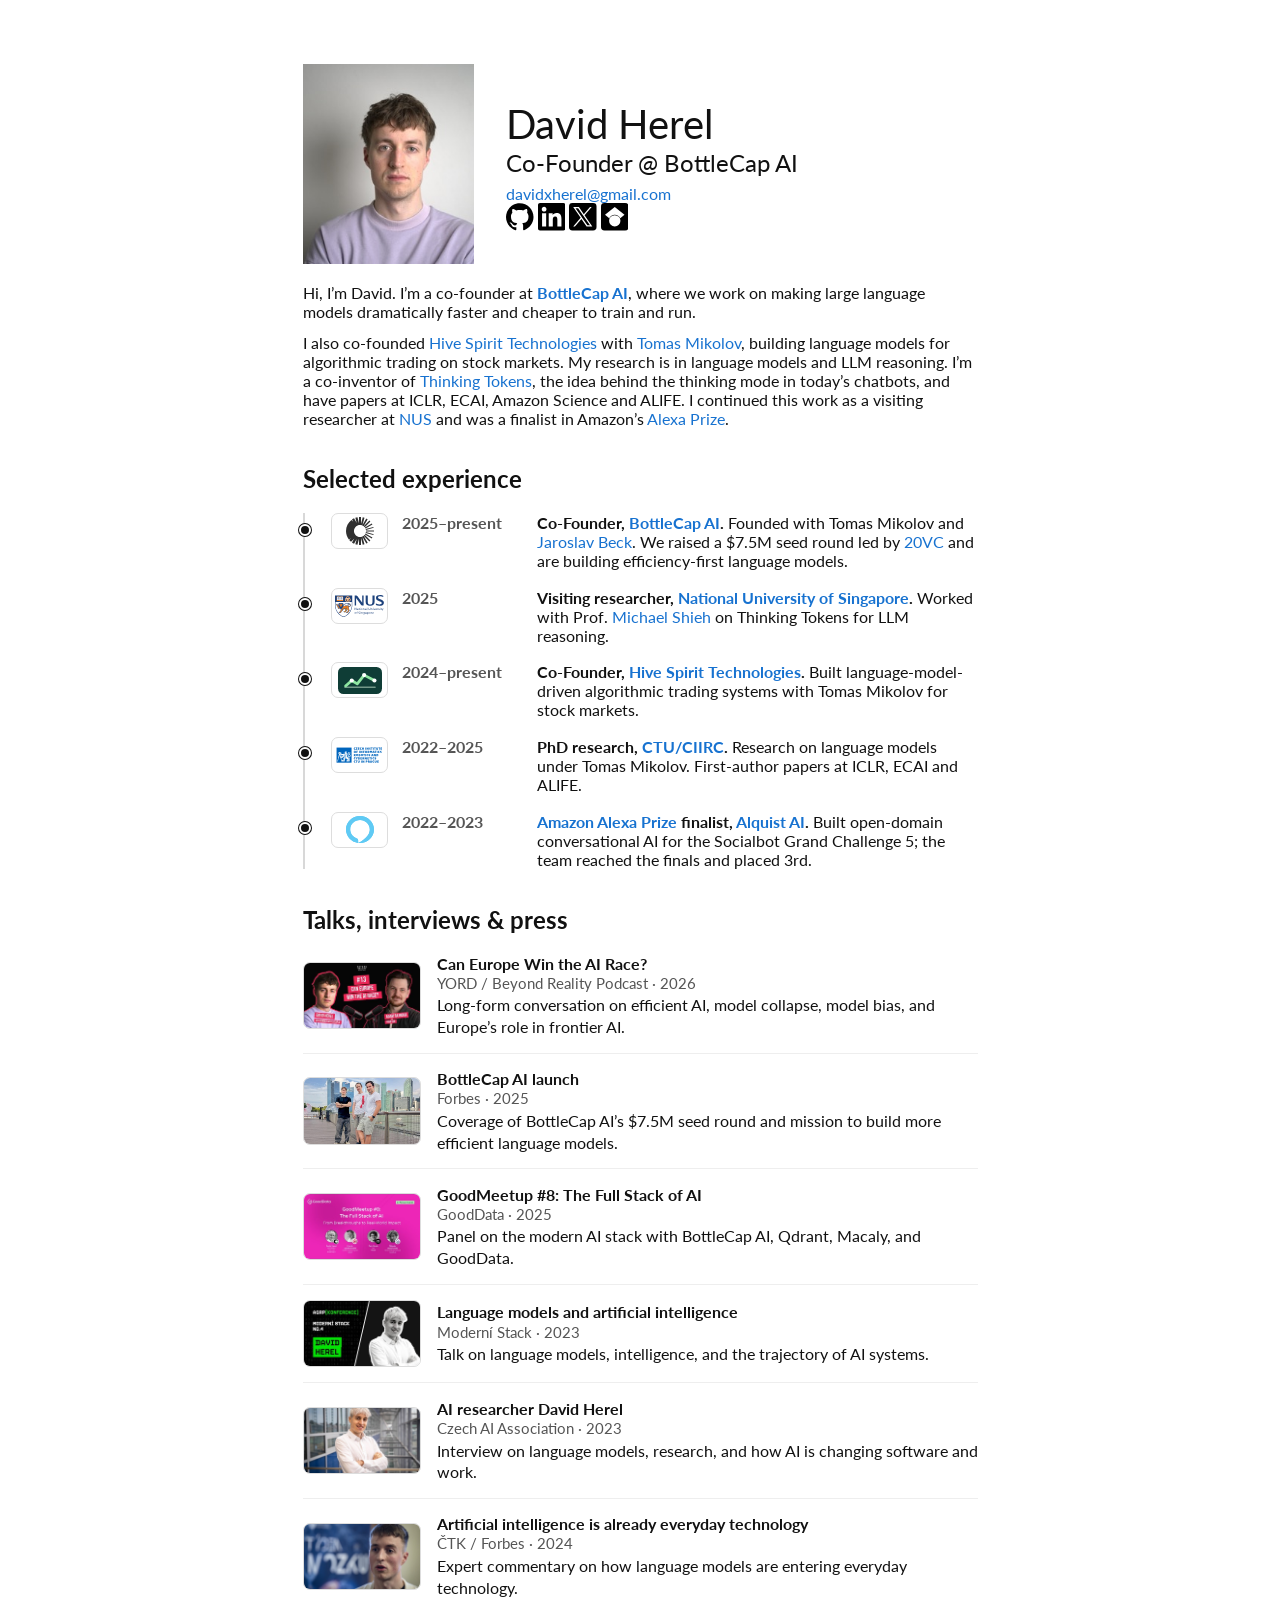
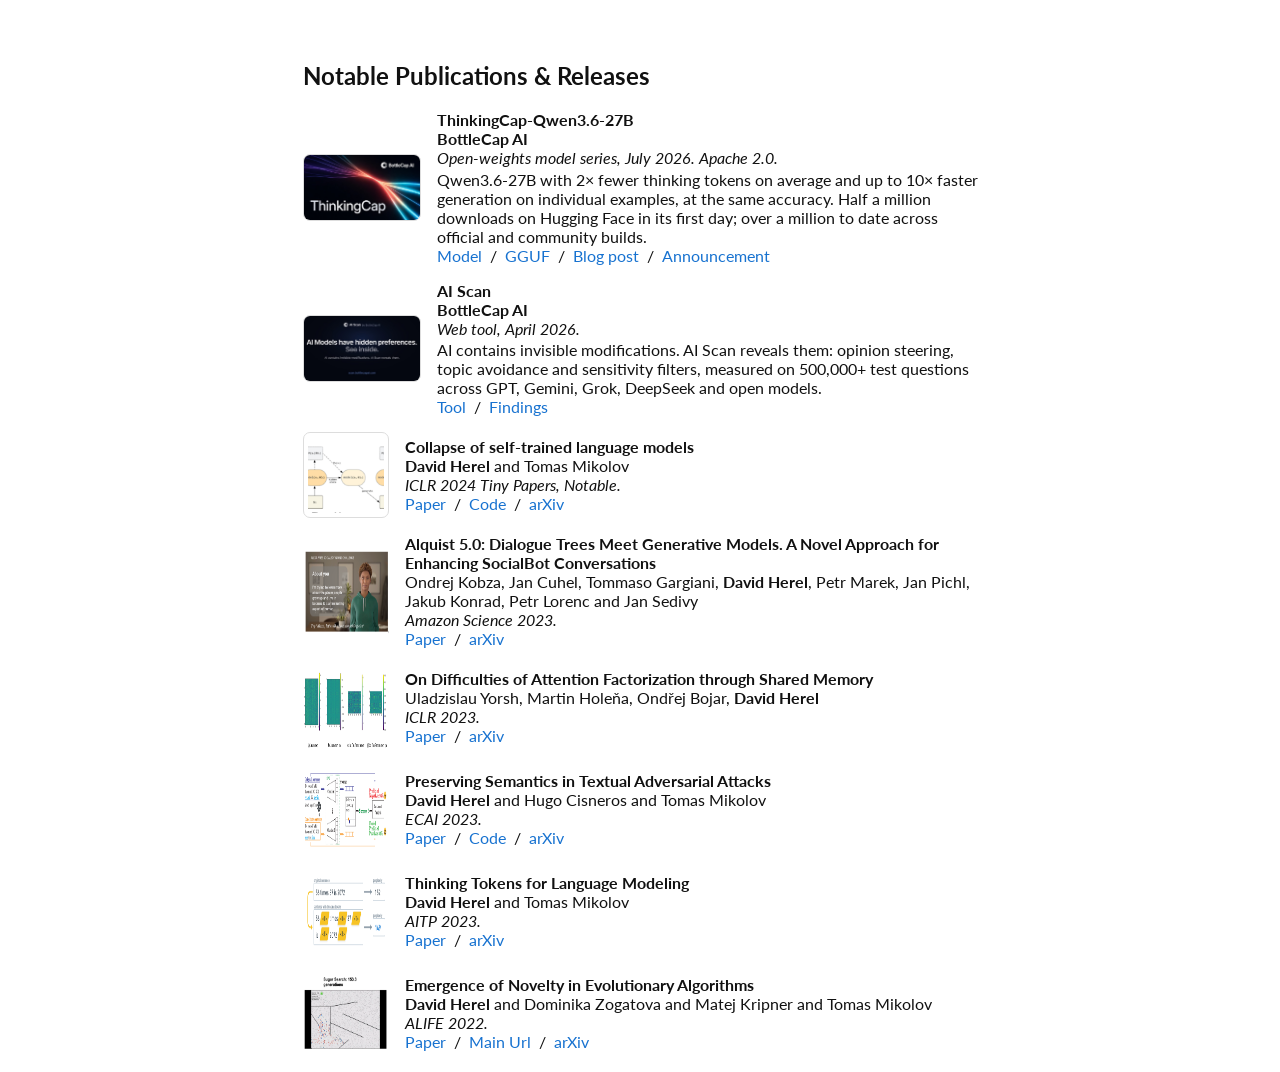
<file: index.html>
<!DOCTYPE html>
<html lang="en">
<head>
    <meta charset="utf-8">
    <meta name="viewport" content="width=device-width,initial-scale=1">
    <meta name="description" content="David Herel, co-founder of BottleCap AI. Co-inventor of Thinking Tokens, PhD in language models under Tomas Mikolov, papers at ICLR, ECAI, Amazon Science and ALIFE.">
    <meta name="keywords" content="David Herel, BottleCap AI, Hive Spirit Technologies, AI, LLM, language modeling, generative AI, entrepreneur, researcher, Tomas Mikolov, Jaroslav Beck, algorithmic trading">
    <meta name="author" content="David Herel">
    <title>David Herel – Co-Founder @ BottleCap AI</title>
    <link rel="canonical" href="https://davidherel.com/">
    <link rel="icon" href="favicon.svg" type="image/svg+xml">
    <link rel="icon" href="favicon.png" type="image/png" sizes="128x128">
    <link rel="apple-touch-icon" href="apple-touch-icon.png">
    <meta property="og:type" content="website">
    <meta property="og:site_name" content="David Herel">
    <meta property="og:url" content="https://davidherel.com/">
    <meta property="og:title" content="David Herel – Co-Founder @ BottleCap AI">
    <meta property="og:description" content="Co-inventor of Thinking Tokens. Co-founder of BottleCap AI, building efficient language models (ThinkingCap, AI Scan). PhD in language models under Tomas Mikolov.">
    <meta property="og:image" content="https://davidherel.com/images/profile_dsc07861-min@2x.jpg">
    <meta property="og:image:width" content="916">
    <meta property="og:image:height" content="1062">
    <meta property="og:image:alt" content="David Herel">
    <meta name="twitter:card" content="summary">
    <meta name="twitter:site" content="@itsdavidherel">
    <meta name="twitter:creator" content="@itsdavidherel">
    <meta name="twitter:title" content="David Herel – Co-Founder @ BottleCap AI">
    <meta name="twitter:description" content="Co-inventor of Thinking Tokens. Co-founder of BottleCap AI, building efficient language models (ThinkingCap, AI Scan). PhD in language models under Tomas Mikolov.">
    <meta name="twitter:image" content="https://davidherel.com/images/profile_dsc07861-min@2x.jpg">
    <link rel="preconnect" href="https://fonts.googleapis.com">
    <link rel="preconnect" href="https://fonts.gstatic.com" crossorigin>
    <link rel="preload" as="image" href="./images/profile_dsc07861-min.jpg">
    <link rel="stylesheet" href="css/style.css?v=20260924">
    <link rel="stylesheet" href="css/print.css" media="print">
    <link href="https://fonts.googleapis.com/css2?family=Lato:wght@400;700&display=swap" rel="stylesheet">
</head>
<body>
    <header>
        <div class="profile-name-container">
            <div class="profile-picture">
                <picture>
                    <source srcset="images/profile_dsc07861-min.jpg, images/profile_dsc07861-min@2x.jpg 2x" type="image/jpeg">
                    <img alt="David Herel profile picture" src="images/profile_dsc07861-min.jpg">
                </picture>
            </div>
            <div class="header-main">
                <h1>
                    <span class="first">David</span>
                     Herel
                </h1>
                <div class="subheader noprint">Co-Founder @ BottleCap AI</div>
                <div class="text">
                    <a href="mailto:davidxherel@gmail.com">davidxherel@gmail.com</a>
                </div>
                <a href="https://github.com/davidherel" aria-label="David Herel on GitHub">
                    <svg class="icon" viewBox="0 0 24 24" aria-hidden="true" focusable="false"><path fill="#000" d="M12 .297c-6.63 0-12 5.373-12 12 0 5.303 3.438 9.8 8.205 11.385.6.113.82-.258.82-.577 0-.285-.01-1.04-.015-2.04-3.338.724-4.042-1.61-4.042-1.61C4.422 18.07 3.633 17.7 3.633 17.7c-1.087-.744.084-.729.084-.729 1.205.084 1.838 1.236 1.838 1.236 1.07 1.835 2.809 1.305 3.495.998.108-.776.417-1.305.76-1.605-2.665-.3-5.466-1.332-5.466-5.93 0-1.31.465-2.38 1.235-3.22-.135-.303-.54-1.523.105-3.176 0 0 1.005-.322 3.3 1.23.96-.267 1.98-.399 3-.405 1.02.006 2.04.138 3 .405 2.28-1.552 3.285-1.23 3.285-1.23.645 1.653.24 2.873.12 3.176.765.84 1.23 1.91 1.23 3.22 0 4.61-2.805 5.625-5.475 5.92.42.36.81 1.096.81 2.22 0 1.606-.015 2.896-.015 3.286 0 .315.21.69.825.57C20.565 22.092 24 17.592 24 12.297c0-6.627-5.373-12-12-12"/></svg>
                </a>
                <a href="https://www.linkedin.com/in/davidherel" aria-label="David Herel on LinkedIn">
                    <svg class="icon" viewBox="0 0 24 24" aria-hidden="true" focusable="false"><path fill="#000" d="M20.447 20.452h-3.554v-5.569c0-1.328-.027-3.037-1.852-3.037-1.853 0-2.136 1.445-2.136 2.939v5.667H9.351V9h3.414v1.561h.046c.477-.9 1.637-1.85 3.37-1.85 3.601 0 4.267 2.37 4.267 5.455v6.286zM5.337 7.433c-1.144 0-2.063-.926-2.063-2.065 0-1.138.92-2.063 2.063-2.063 1.14 0 2.064.925 2.064 2.063 0 1.139-.925 2.065-2.064 2.065zm1.782 13.019H3.555V9h3.564v11.452zM22.225 0H1.771C.792 0 0 .774 0 1.729v20.542C0 23.227.792 24 1.771 24h20.451C23.2 24 24 23.227 24 22.271V1.729C24 .774 23.2 0 22.222 0h.003z"/></svg>
                </a>
                <a href="https://x.com/itsdavidherel" aria-label="David Herel on X">
                    <svg class="icon" viewBox="0 0 24 24" aria-hidden="true" focusable="false"><rect width="24" height="24" rx="3" fill="#000"/><path fill="#fff" transform="translate(3.5 3.5) scale(0.7083)" d="M14.234 10.162 22.977 0h-2.072l-7.591 8.824L7.251 0H.258l9.168 13.343L.258 24H2.33l8.016-9.318L16.749 24h6.993zm-2.837 3.299-.929-1.329L3.076 1.56h3.182l5.965 8.532.929 1.329 7.754 11.09h-3.182z"/></svg>
                </a>
                <a href="https://scholar.google.com/citations?user=l8jIktAAAAAJ&amp;hl=en&amp;oi=ao" aria-label="David Herel on Google Scholar">
                    <svg class="icon" viewBox="0 0 24 24" aria-hidden="true" focusable="false"><rect width="24" height="24" rx="3" fill="#000"/><path fill="#fff" transform="translate(3.5 3.5) scale(0.7083)" d="M5.242 13.769L0 9.5 12 0l12 9.5-5.242 4.269C17.548 11.249 14.978 9.5 12 9.5c-2.977 0-5.548 1.748-6.758 4.269zM12 10a7 7 0 1 0 0 14 7 7 0 0 0 0-14z"/></svg>
                </a>
            </div>
        </div>
        <div class="bio noprint">
            <p>
                Hi, I’m David. I’m a co-founder at <b><a href="https://bottlecapai.com" target="_blank">BottleCap AI</a></b>, where we work on making large language models dramatically faster and cheaper to train and run.
            </p>
            <p>
                I also co-founded <a href="https://www.linkedin.com/company/hive-spirit-technologies" target="_blank">Hive Spirit Technologies</a> with <a href="https://en.wikipedia.org/wiki/Tomáš_Mikolov" target="_blank">Tomas Mikolov</a>, building language models for algorithmic trading on stock markets. My research is in language models and LLM reasoning. I’m a co-inventor of <a href="https://arxiv.org/abs/2405.08644" target="_blank">Thinking Tokens</a>, the idea behind the thinking mode in today’s chatbots, and have papers at ICLR, ECAI, Amazon Science and ALIFE. I continued this work as a visiting researcher at <a href="https://www.nus.edu.sg" target="_blank">NUS</a> and was a finalist in Amazon’s <a href="https://www.amazon.science/alexa-prize" target="_blank">Alexa Prize</a>.
            </p>
        </div>
    </header>
    <div class="main">
        <section id="experience">
            <h2>Selected experience</h2>
            <ol class="timeline-list">
                <li>
                    <span class="timeline-logo" aria-hidden="true"><img src="images/bottlecap-logo.svg" alt="" loading="lazy"></span>
                    <span class="timeline-date">2025–present</span>
                    <span class="timeline-copy">
                        <b>Co-Founder, <a href="https://bottlecapai.com" target="_blank">BottleCap AI</a>.</b>
                        Founded with Tomas Mikolov and <a href="https://www.linkedin.com/in/jaroslavbeck" target="_blank">Jaroslav Beck</a>. We raised a $7.5M seed round led by <a href="https://www.20vc.com" target="_blank">20VC</a> and are building efficiency-first language models.
                    </span>
                </li>
                <li>
                    <span class="timeline-logo" aria-hidden="true"><img src="images/nus-logo.svg" alt="" loading="lazy"></span>
                    <span class="timeline-date">2025</span>
                    <span class="timeline-copy">
                        <b>Visiting researcher, <a href="https://www.nus.edu.sg" target="_blank">National University of Singapore</a>.</b>
                        Worked with Prof. <a href="https://michaelshieh.com" target="_blank">Michael Shieh</a> on Thinking Tokens for LLM reasoning.
                    </span>
                </li>
                <li>
                    <span class="timeline-logo" aria-hidden="true"><img src="images/trading-icon.svg" alt="" loading="lazy"></span>
                    <span class="timeline-date">2024–present</span>
                    <span class="timeline-copy">
                        <b>Co-Founder, <a href="https://www.linkedin.com/company/hive-spirit-technologies" target="_blank">Hive Spirit Technologies</a>.</b>
                        Built language-model-driven algorithmic trading systems with Tomas Mikolov for stock markets.
                    </span>
                </li>
                <li>
                    <span class="timeline-logo" aria-hidden="true"><img src="images/ciirc-logo.svg" alt="" loading="lazy"></span>
                    <span class="timeline-date">2022–2025</span>
                    <span class="timeline-copy">
                        <b>PhD research, <a href="https://www.ciirc.cvut.cz" target="_blank">CTU/CIIRC</a>.</b>
                        Research on language models under Tomas Mikolov. First-author papers at ICLR, ECAI and ALIFE.
                    </span>
                </li>
                <li>
                    <span class="timeline-logo" aria-hidden="true"><img src="images/alexa-logo.svg" alt="" loading="lazy"></span>
                    <span class="timeline-date">2022–2023</span>
                    <span class="timeline-copy">
                        <b><a href="https://www.amazon.science/alexa-prize" target="_blank">Amazon Alexa Prize</a> finalist, <a href="https://alquistai.com" target="_blank">Alquist AI</a>.</b>
                        Built open-domain conversational AI for the Socialbot Grand Challenge 5; the team reached the finals and placed 3rd.
                    </span>
                </li>
            </ol>
        </section>
        <section id="talks">
            <h2>Talks, interviews &amp; press</h2>
            <div class="talks-list">
                <a class="talk-item" href="https://www.youtube.com/watch?v=YZzcBGzKDck&t=25s" target="_blank" rel="noopener">
                    <span class="talk-thumb"><img src="images/talk-beyond-reality.jpg" alt="YORD Beyond Reality Podcast thumbnail" loading="lazy"></span>
                    <span class="talk-body">
                        <span class="talk-title">Can Europe Win the AI Race?</span>
                        <span class="talk-meta">YORD / Beyond Reality Podcast · 2026</span>
                        <span class="talk-desc">Long-form conversation on efficient AI, model collapse, model bias, and Europe’s role in frontier AI.</span>
                    </span>
                </a>
                <a class="talk-item" href="https://forbes.cz/aby-evropa-nebyla-pro-smich-jaroslav-beck-rozjizdi-novy-ai-projekt-s-mikolovem/" target="_blank" rel="noopener">
                    <span class="talk-thumb"><img src="images/press-bottlecap-forbes.jpg" alt="BottleCap AI launch press photo" loading="lazy"></span>
                    <span class="talk-body">
                        <span class="talk-title">BottleCap AI launch</span>
                        <span class="talk-meta">Forbes · 2025</span>
                        <span class="talk-desc">Coverage of BottleCap AI’s $7.5M seed round and mission to build more efficient language models.</span>
                    </span>
                </a>
                <a class="talk-item" href="https://www.gooddata.com/resources/goodmeetup8-the-full-stack-of-ai/" target="_blank" rel="noopener">
                    <span class="talk-thumb"><img src="images/talk-goodmeetup.jpg" alt="GoodMeetup talk thumbnail" loading="lazy"></span>
                    <span class="talk-body">
                        <span class="talk-title">GoodMeetup #8: The Full Stack of AI</span>
                        <span class="talk-meta">GoodData · 2025</span>
                        <span class="talk-desc">Panel on the modern AI stack with BottleCap AI, Qdrant, Macaly, and GoodData.</span>
                    </span>
                </a>
                <a class="talk-item" href="https://www.youtube.com/watch?v=L5dzvVYKmFk" target="_blank" rel="noopener">
                    <span class="talk-thumb"><img src="images/talk-moderni-stack.jpg" alt="Moderni Stack talk thumbnail" loading="lazy"></span>
                    <span class="talk-body">
                        <span class="talk-title">Language models and artificial intelligence</span>
                        <span class="talk-meta">Moderní Stack · 2023</span>
                        <span class="talk-desc">Talk on language models, intelligence, and the trajectory of AI systems.</span>
                    </span>
                </a>
                <a class="talk-item" href="https://asociace.ai/ai-vyzkumnik-david-herel-vyuzivame-umelou-inteligenci-tak-jak-to-jeste-nikdo-pred-nami-nedelal/" target="_blank" rel="noopener">
                    <span class="talk-thumb"><img src="images/talk-ai-association.jpg" alt="AI Association interview photo" loading="lazy"></span>
                    <span class="talk-body">
                        <span class="talk-title">AI researcher David Herel</span>
                        <span class="talk-meta">Czech AI Association · 2023</span>
                        <span class="talk-desc">Interview on language models, research, and how AI is changing software and work.</span>
                    </span>
                </a>
                <a class="talk-item" href="https://forbes.cz/umelou-inteligenci-pouzivame-kazdy-den-vetsina-z-nas-si-toho-neni-ani-vedoma/" target="_blank" rel="noopener">
                    <span class="talk-thumb"><img src="images/talk-ctk-forbes.jpg" alt="AI explainer media thumbnail" loading="lazy"></span>
                    <span class="talk-body">
                        <span class="talk-title">Artificial intelligence is already everyday technology</span>
                        <span class="talk-meta">ČTK / Forbes · 2024</span>
                        <span class="talk-desc">Expert commentary on how language models are entering everyday technology.</span>
                    </span>
                </a>
            </div>
        </section>
        <section id="publications">
            <h2>Notable Publications &amp; Releases</h2>
            <div class="section-item image-item-container release">
                <div class="responsive-image-container">
                    <span class="release-thumb"><img alt="ThinkingCap launch graphic" loading="lazy" src="images/release-thinkingcap.jpg"></span>
                </div>
                <div class="text">
                    <span class="title">
                        <a class="text-link" href="https://huggingface.co/bottlecapai/ThinkingCap-Qwen3.6-27B">ThinkingCap-Qwen3.6-27B</a>
                    </span>
                    <span class="publication-authors"><b>BottleCap AI</b></span>
                    <span class="publication-venue">
                        Open-weights model series, July 2026. Apache 2.0.
                    </span>
                    <span class="publication-note">
                        Qwen3.6-27B with 2× fewer thinking tokens on average and up to 10× faster generation on individual examples, at the same accuracy. Half a million downloads on Hugging Face in its first day; over a million to date across official and community builds.
                    </span>
                    <ul class="links">
                        <li>
                            <a href="https://huggingface.co/bottlecapai/ThinkingCap-Qwen3.6-27B">Model</a>
                        </li>
                        <li>
                            <a href="https://huggingface.co/bottlecapai/ThinkingCap-Qwen3.6-27B-GGUF">GGUF</a>
                        </li>
                        <li>
                            <a href="https://bottlecapai.com/post/thinkingcap-qwen3-6-27b/">Blog post</a>
                        </li>
                        <li>
                            <a href="https://x.com/JaroslavBeck/status/2074135190876651897">Announcement</a>
                        </li>
                    </ul>
                </div>
            </div>
            <div class="section-item image-item-container release">
                <div class="responsive-image-container">
                    <span class="release-thumb"><img alt="AI Scan: AI models have hidden preferences. See inside." loading="lazy" src="images/release-aiscan.jpg"></span>
                </div>
                <div class="text">
                    <span class="title">
                        <a class="text-link" href="https://scan.bottlecapai.com/">AI Scan</a>
                    </span>
                    <span class="publication-authors"><b>BottleCap AI</b></span>
                    <span class="publication-venue">
                        Web tool, April 2026.
                    </span>
                    <span class="publication-note">
                        AI contains invisible modifications. AI Scan reveals them: opinion steering, topic avoidance and sensitivity filters, measured on 500,000+ test questions across GPT, Gemini, Grok, DeepSeek and open models.
                    </span>
                    <ul class="links">
                        <li>
                            <a href="https://scan.bottlecapai.com/">Tool</a>
                        </li>
                        <li>
                            <a href="https://scan.bottlecapai.com/findings">Findings</a>
                        </li>
                    </ul>
                </div>
            </div>
            <div class="section-item image-item-container">
                <div class="responsive-image-container">
                    <div class="responsive-image publication-figure">
                        <picture>
                            <source srcset="images/collapse-self-trained-thumb.png" type="image/png">
                            <img alt="Diagram from Collapse of self-trained language models" loading="lazy" src="images/collapse-self-trained-thumb.png">
                        </picture>
                    </div>
                </div>
                <div class="text">
                    <span class="title">
                        <a class="text-link" href="https://openreview.net/forum?id=DeuBfEWyR4">Collapse of self-trained language models</a>
                    </span>
                    <span class="publication-authors"><b>David Herel</b> and Tomas Mikolov </span>
                    <span class="publication-venue">
                        ICLR 2024 Tiny Papers, Notable.
                    </span>
                    <ul class="links">
                        <li>
                            <a href="https://openreview.net/forum?id=DeuBfEWyR4">Paper</a>
                        </li>
                        <li>
                            <a href="https://github.com/DavidHerel/lm-ensemble">Code</a>
                        </li>
                        <li>
                            <a href="https://arxiv.org/abs/2404.02305" rel="nofollow">arXiv</a>
                        </li>
                    </ul>
                </div>
            </div>
            <div class="section-item image-item-container">
                <div class="responsive-image-container">
                    <div class="responsive-image">
                        <picture>
                            <source srcset="images/amazon.png" type="image/png">
                            <img alt="" loading="lazy" src="images/amazon.png">
                        </picture>
                    </div>
                </div>
                <div class="text">
                    <span class="title">
                        <a class="text-link" href="https://arxiv.org/pdf/2310.16119.pdf">Alquist 5.0: Dialogue Trees Meet Generative Models. A Novel Approach for Enhancing SocialBot Conversations</a>
                    </span>
                    <span class="publication-authors">Ondrej Kobza, Jan Cuhel, Tommaso Gargiani, <b>David Herel</b>, Petr Marek,
Jan Pichl, Jakub Konrad, Petr Lorenc and Jan Sedivy </span>
                    <span class="publication-venue">
                        Amazon Science 2023.
                    </span>
                    <ul class="links">
                        <li>
                            <a href="https://arxiv.org/pdf/2310.16119.pdf">Paper</a>
                        </li>
                        <li>
                            <a href="https://arxiv.org/abs/2310.16119" rel="nofollow">arXiv</a>
                        </li>
                    </ul>
                </div>
            </div>
            <div class="section-item image-item-container">
                <div class="responsive-image-container">
                    <div class="responsive-image">
                        <picture>
                            <source srcset="images/luna.png" type="image/png">
                            <img alt="" loading="lazy" src="images/luna.png">
                        </picture>
                    </div>
                </div>
                <div class="text">
                    <span class="title">
                        <a class="text-link" href="https://openreview.net/attachment?id=pexcddsXGY&name=pdf">On Difficulties of Attention Factorization through Shared Memory</a>
                    </span>
                    <span class="publication-authors">Uladzislau Yorsh, Martin Holeňa, Ondřej Bojar, <b>David Herel</b> </span>
                    <span class="publication-venue">
                        ICLR 2023.
                    </span>
                    <ul class="links">
                        <li>
                            <a href="https://arxiv.org/abs/2404.00798">Paper</a>
                        </li>
                        <li>
                            <a href="https://arxiv.org/abs/2404.00798" rel="nofollow">arXiv</a>
                        </li>
                    </ul>
                </div>
            </div>
            <div class="section-item image-item-container">
                <div class="responsive-image-container">
                    <div class="responsive-image">
                        <picture>
                            <source srcset="images/spe.webp, images/spe@2x.webp 2x" type="image/webp">
                            <source srcset="images/spe.jpg, images/spe@2x.jpg 2x" type="image/jpeg">
                            <img alt="" loading="lazy" src="images/spe.jpg">
                        </picture>
                    </div>
                </div>
                <div class="text">
                    <span class="title">
                        <a class="text-link" href="https://arxiv.org/abs/2211.04205">Preserving Semantics in Textual Adversarial Attacks</a>
                    </span>
                    <span class="publication-authors"><b>David Herel</b> and Hugo Cisneros and Tomas Mikolov </span>
                    <span class="publication-venue">
                        ECAI 2023.
                    </span>
                    <ul class="links">
                        <li>
                            <a href="https://arxiv.org/abs/2211.04205">Paper</a>
                        </li>
                        <li>
                            <a href="https://github.com/DavidHerel/semantics-preserving-encoder/tree/main/projects/preserving-semantics-in-textual-adversarial-attacks">Code</a>
                        </li>
                        <li>
                            <a href="https://arxiv.org/abs/2211.04205" rel="nofollow">arXiv</a>
                        </li>
                    </ul>
                </div>
            </div>
            <div class="section-item image-item-container">
                <div class="responsive-image-container">
                    <div class="responsive-image">
                        <picture>
                            <source srcset="images/thinking_tokens.webp" type="image/webp">
                            <source srcset="images/thinking_tokens.jpg" type="image/jpeg">
                            <img alt="" loading="lazy" src="images/thinking_tokens.jpg">
                        </picture>
                    </div>
                </div>
                <div class="text">
                    <span class="title">
                        <a class="text-link" href="https://arxiv.org/abs/2405.08644">Thinking Tokens for Language Modeling</a>
                    </span>
                    <span class="publication-authors"><b>David Herel</b> and Tomas Mikolov </span>
                    <span class="publication-venue">
                        AITP 2023.
                    </span>
                    <ul class="links">
                        <li>
                            <a href="http://aitp-conference.org/2023/">Paper</a>
                        </li>
                        <li>
                            <a href="https://arxiv.org/abs/2405.08644" rel="nofollow">arXiv</a>
                        </li>
                    </ul>
                </div>
            </div>
            <div class="section-item image-item-container">
                <div class="responsive-image-container">
                    <div class="responsive-image">
                        <picture>
                            <source srcset="images/sugar_search.webp, images/sugar_search@2x.webp 2x" type="image/webp">
                            <source srcset="images/sugar_search.jpg, images/sugar_search@2x.jpg 2x" type="image/jpeg">
                            <img alt="" loading="lazy" src="images/sugar_search.jpg">
                        </picture>
                    </div>
                </div>
                <div class="text">
                    <span class="title">
                        <a class="text-link" href="https://arxiv.org/abs/2207.04857">Emergence of Novelty in Evolutionary Algorithms</a>
                    </span>
                    <span class="publication-authors"><b>David Herel</b> and Dominika Zogatova and Matej Kripner and Tomas Mikolov </span>
                    <span class="publication-venue">
                        ALIFE 2022.
                    </span>
                    <ul class="links">
                        <li>
                            <a href="https://arxiv.org/abs/2207.04857" rel="nofollow">Paper</a>
                        </li>
                        <li>
                            <a href="https://direct.mit.edu/isal/proceedings/isal/22/112291" rel="nofollow">Main Url</a>
                        </li>
                        <li>
                            <a href="https://arxiv.org/abs/2207.04857">arXiv</a>
                        </li>
                    </ul>
                </div>
            </div>
        </section>
    </div>
    <script data-goatcounter="https://davidherel.goatcounter.com/count" async src="//gc.zgo.at/count.js"></script>
</body>
</html>
</file>
<file: css/style.css>
/* davidherel.com — one-page CV. No build step: edit this file directly and bump
   the ?v= query on the stylesheet link in index.html so browsers refetch it. */

:root { --blue: #1772d0; }

* { font-family: 'Lato', sans-serif; }

html, body { background: #fff; color: #111; }
body { max-width: 75ch; margin: 0 auto; }

a { text-decoration: none; color: var(--blue); }
.text-link { color: inherit; }

/* Header ------------------------------------------------------------------ */
header { margin: 4em 0 1em; }
header .profile-name-container { margin-bottom: 1rem; display: flex; align-items: center; }
.profile-picture { width: 25.451%; position: relative; float: left; margin: 0 2em 0 0; }
.profile-picture img { width: 100%; height: 100%; object-fit: contain; object-position: center; }
.header-main { flex: 1 4 0px; padding: 0 2em 0 0; }
h1 { margin: 0; font-size: 2.5em; font-weight: 400; }
.subheader { font-size: 1.5em; font-weight: 400; margin-bottom: .33em; }
/* Inline brand icons sized to match the old 2x icon-font glyphs */
.header-main .icon { width: 1.72em; height: 1.72em; vertical-align: -.22em; }

.bio { text-align: left; }
.bio p { margin: .8em 0 0; }
.bio p:first-child { margin-top: 0; }

/* Sections ---------------------------------------------------------------- */
section { margin: 3rem 0 1rem; }
#experience, #talks { margin-top: 2.25rem; }

/* Timeline (Selected experience) ------------------------------------------ */
.timeline-list { border-left: 2px solid #d8d8d8; list-style: none; margin: 0; padding: 0 0 0 1.65em; }
.timeline-list li {
  align-items: start; display: grid; gap: .85em;
  grid-template-columns: 3.6em 7.6em minmax(0, 1fr);
  margin: 0 0 1.1em; position: relative;
}
.timeline-list li::before {
  background: #111; border: 2px solid #fff; border-radius: 50%; box-shadow: 0 0 0 1px #111;
  content: ""; height: 8px; width: 8px; left: -1.65em; top: .65em;
  position: absolute; transform: translateX(-50%);
}
.timeline-logo {
  align-items: center; background: #fff; border: 1px solid #ddd; border-radius: 7px;
  box-sizing: border-box; color: #111; display: inline-flex; height: 2.25em; width: 3.6em;
  justify-content: center; line-height: 1; overflow: hidden; padding: .2em;
}
.timeline-logo img { display: block; height: 100%; max-width: 100%; object-fit: contain; width: 100%; }
.timeline-date { color: #555; font-weight: 700; white-space: nowrap; }
.timeline-copy { display: block; }

/* Talks, interviews & press ----------------------------------------------- */
.talks-list { display: grid; gap: .95em; }
.talk-item {
  align-items: center; border-bottom: 1px solid #eee; color: inherit; display: grid; gap: 1em;
  grid-template-columns: 118px minmax(0, 1fr); padding: 0 0 .95em; text-decoration: none;
}
.talk-item:last-child { border-bottom: 0; }
.talk-thumb { aspect-ratio: 16 / 9; background: #f4f4f4; border: 1px solid #ddd; border-radius: 7px; display: block; overflow: hidden; }
.talk-thumb img { display: block; height: 100%; object-fit: cover; width: 100%; }
.talk-title { display: block; font-weight: 700; }
.talk-meta { color: #555; display: block; font-size: .95em; margin: .08em 0 .18em; }
.talk-desc { display: block; line-height: 1.35; }

/* Notable Publications & Releases ----------------------------------------- */
.section-item { margin: 0 0 1em; }
.section-item, .section-item * { break-inside: avoid-column; }
.section-item .title { font-weight: 700; display: block; }
.section-item .publication-authors { display: block; }
.section-item .publication-venue { font-style: italic; }
.publication-note { display: block; margin-top: .15em; }
.links { padding: 0; margin: 0; }
.links li { display: inline-block; }
.links li::after { content: '\00a0/\00a0'; }
.links li:last-child::after { content: ''; }

.image-item-container { display: flex; gap: 1em; align-items: center; justify-content: center; }
.image-item-container .responsive-image-container { flex: 0 1 86px; }
.image-item-container .text { flex: 1 2 360px; }
.section-item .responsive-image { width: 100%; background-size: cover; padding: 100% 0 0; position: relative; }
.section-item .responsive-image img { position: absolute; width: 100%; height: 100%; top: 0; left: 0; }
.publication-figure img { background: #fff; border: 1px solid #ddd; border-radius: 7px; box-sizing: border-box; object-fit: contain; padding: .25em; }
/* Releases get a 16:9 thumbnail, the same shape as the talks list */
.image-item-container.release .responsive-image-container { flex: 0 0 118px; }
.release-thumb { aspect-ratio: 16 / 9; background: #f4f4f4; border: 1px solid #ddd; border-radius: 7px; display: block; overflow: hidden; }
.release-thumb img { display: block; height: 100%; object-fit: cover; width: 100%; }

/* Responsive -------------------------------------------------------------- */
@media (max-width: 1120px) {
  body { margin: 0 auto; padding: 0 80px; }
}
@media (max-width: 768px) {
  body { font-size: 14px; padding: 0 40px; }
  header .profile-name-container { display: block; position: relative; }
  .subheader { font-size: 1.3em; }
  .profile-picture { float: none; margin: 0 auto; width: 80%; max-width: 200px; }
  .header-main { padding-top: 2em; text-align: center; }
  h1 { margin-top: 0; font-size: 1.8em; }
  .bio { clear: left; }
  .image-item-container .responsive-image-container { display: none; }
  .timeline-list li { grid-template-columns: 3.6em minmax(0, 1fr); margin-bottom: 1.25em; }
  .timeline-logo { grid-row: 1 / span 2; }
  .timeline-date { display: block; grid-column: 2; margin-bottom: .15em; }
  .timeline-copy { grid-column: 2; }
}
@media (max-width: 520px) {
  .talk-item { grid-template-columns: 92px minmax(0, 1fr); gap: .8em; }
  .talk-desc { display: none; }
}
@media (max-width: 400px) {
  body { font-size: 12px; padding: 0 20px; }
}
</file>
<file: css/print.css>
/* Print layout: two-column CV, no photo, no icons, no link rows. */
@import url(https://fonts.googleapis.com/css2?family=Lato:wght@100;300;700&display=swap);
@page { margin: .75cm 1.25cm; }

:root { --primary-color: #2b2b2b; --headings-color: #6a6a6a; --subheadings-color: #333; }

body { margin: 0; font-weight: 300; color: var(--primary-color); font-size: 10pt; line-height: 12pt; max-width: none; }
.main { columns: 2; margin-top: 1cm; }

section { margin: 1.6rem 0 .8rem; }
section:first-child { margin-top: 0; }
section h2 { font-size: 16pt; line-height: 24pt; margin: 0 0 .2em; font-weight: 400; }

header, header .profile-name-container { text-align: center; margin: 0; }
.header-main { padding: 0; }
header h1 { line-height: 60pt; font-size: 40pt; font-weight: 300; color: var(--headings-color); margin: 0; }
header h1 .first { font-weight: 100; }

.noprint, .profile-picture, .header-main .icon, .section-item .links, #publications .responsive-image-container { display: none; }
.section-item .title { font-weight: 700; font-size: 12pt; line-height: 12pt; color: var(--subheadings-color); }
</file>
